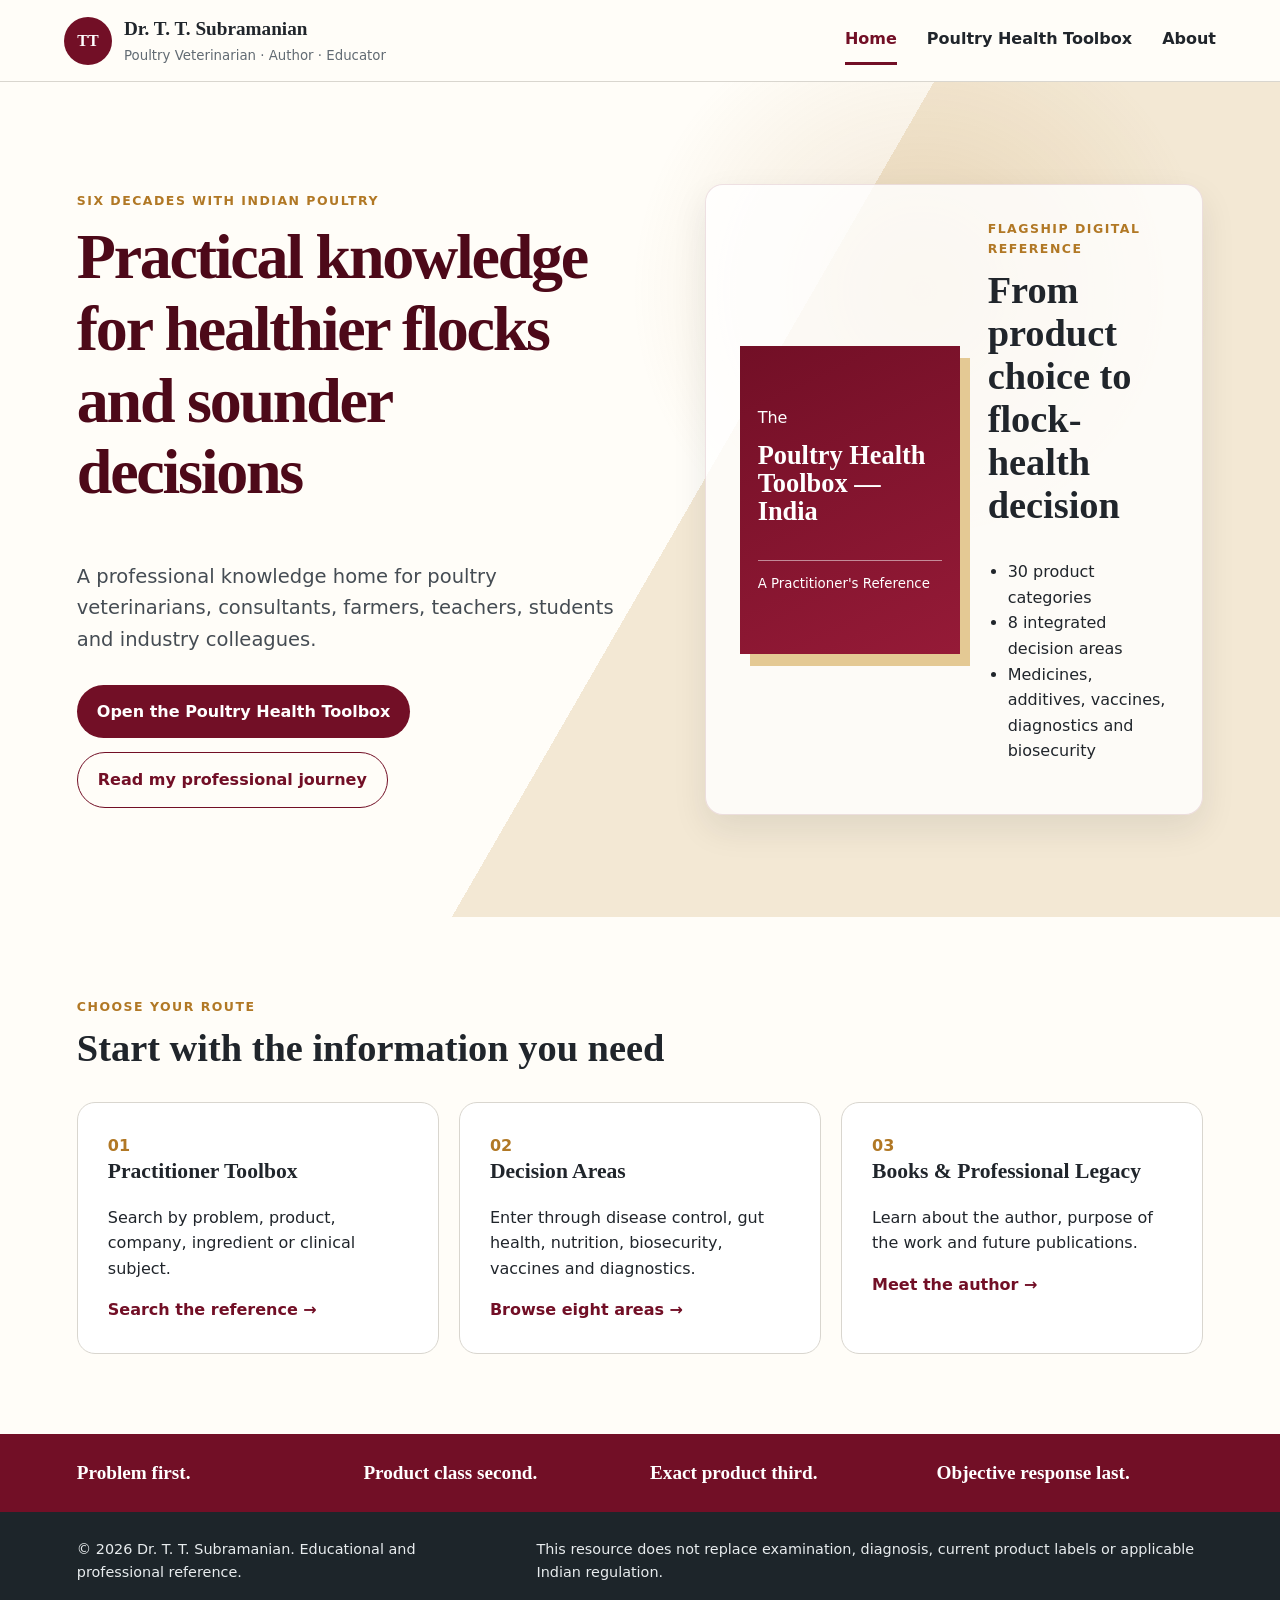
<file: index.html>
<!doctype html>
<html lang="en">
<head>
  <meta charset="utf-8">
  <meta name="viewport" content="width=device-width, initial-scale=1">
  <meta name="description" content="The Poultry Health Toolbox - India: practical poultry-health knowledge and decision support.">
  <title>Dr. T. T. Subramanian | Poultry Veterinarian, Author & Educator</title>
  <link rel="icon" type="image/svg+xml" href="data:image/svg+xml,%3Csvg xmlns='http://www.w3.org/2000/svg' viewBox='0 0 64 64'%3E%3Crect width='64' height='64' rx='12' fill='%23720f26'/%3E%3Cpath fill='%23fff8ea' d='M17 42c0-11 8-20 19-20 2-7 8-9 12-6-4 1-6 4-5 8 5 3 7 8 6 13-1 9-9 14-19 14H17z'/%3E%3Ccircle cx='43' cy='20' r='2' fill='%23720f26'/%3E%3C/svg%3E">
  <link rel="stylesheet" href="assets/css/styles.css">
</head>
<body>
  <a class="skip-link" href="#main">Skip to main content</a>
  <header class="site-header">
    <a class="brand" href="index.html"><span class="brand-mark">TT</span><span><strong>Dr. T. T. Subramanian</strong><small>Poultry Veterinarian · Author · Educator</small></span></a>
    <button class="menu-button" aria-expanded="false" aria-controls="primary-nav">Menu</button>
    <nav id="primary-nav" class="primary-nav" aria-label="Primary navigation">
      <a class="active" href="index.html">Home</a><a href="toolbox.html">Poultry Health Toolbox</a><a href="about.html">About</a>
    </nav>
  </header>
  <main id="main">
    <section class="author-hero">
      <div class="hero-copy">
        <p class="eyebrow">Six decades with Indian poultry</p>
        <h1>Practical knowledge for healthier flocks and sounder decisions</h1>
        <p class="lead">A professional knowledge home for poultry veterinarians, consultants, farmers, teachers, students and industry colleagues.</p>
        <div class="actions"><a class="button primary" href="toolbox.html">Open the Poultry Health Toolbox</a><a class="button secondary" href="about.html">Read my professional journey</a></div>
      </div>
      <aside class="book-panel" aria-label="Featured publication">
        <div class="book-cover"><span>The</span><strong>Poultry Health<br>Toolbox — India</strong><small>A Practitioner's Reference</small></div>
        <div><p class="eyebrow">Flagship digital reference</p><h2>From product choice to flock-health decision</h2><ul class="plain-list"><li>30 product categories</li><li>8 integrated decision areas</li><li>Medicines, additives, vaccines, diagnostics and biosecurity</li></ul></div>
      </aside>
    </section>
    <section class="pathways section-wrap" aria-labelledby="pathway-heading">
      <div class="section-heading"><p class="eyebrow">Choose your route</p><h2 id="pathway-heading">Start with the information you need</h2></div>
      <div class="card-grid three">
        <a class="feature-card" href="toolbox.html"><span class="card-number">01</span><h3>Practitioner Toolbox</h3><p>Search by problem, product, company, ingredient or clinical subject.</p><span class="text-link">Search the reference →</span></a>
        <a class="feature-card" href="toolbox.html#decision-areas"><span class="card-number">02</span><h3>Decision Areas</h3><p>Enter through disease control, gut health, nutrition, biosecurity, vaccines and diagnostics.</p><span class="text-link">Browse eight areas →</span></a>
        <a class="feature-card" href="about.html"><span class="card-number">03</span><h3>Books & Professional Legacy</h3><p>Learn about the author, purpose of the work and future publications.</p><span class="text-link">Meet the author →</span></a>
      </div>
    </section>
    <section class="principle-band"><p>Problem first.</p><p>Product class second.</p><p>Exact product third.</p><p>Objective response last.</p></section>
  </main>
  <footer class="site-footer"><p>© <span data-year></span> Dr. T. T. Subramanian. Educational and professional reference.</p><p>This resource does not replace examination, diagnosis, current product labels or applicable Indian regulation.</p></footer>
  <script src="assets/js/common.js"></script>
</body>
</html>
</file>
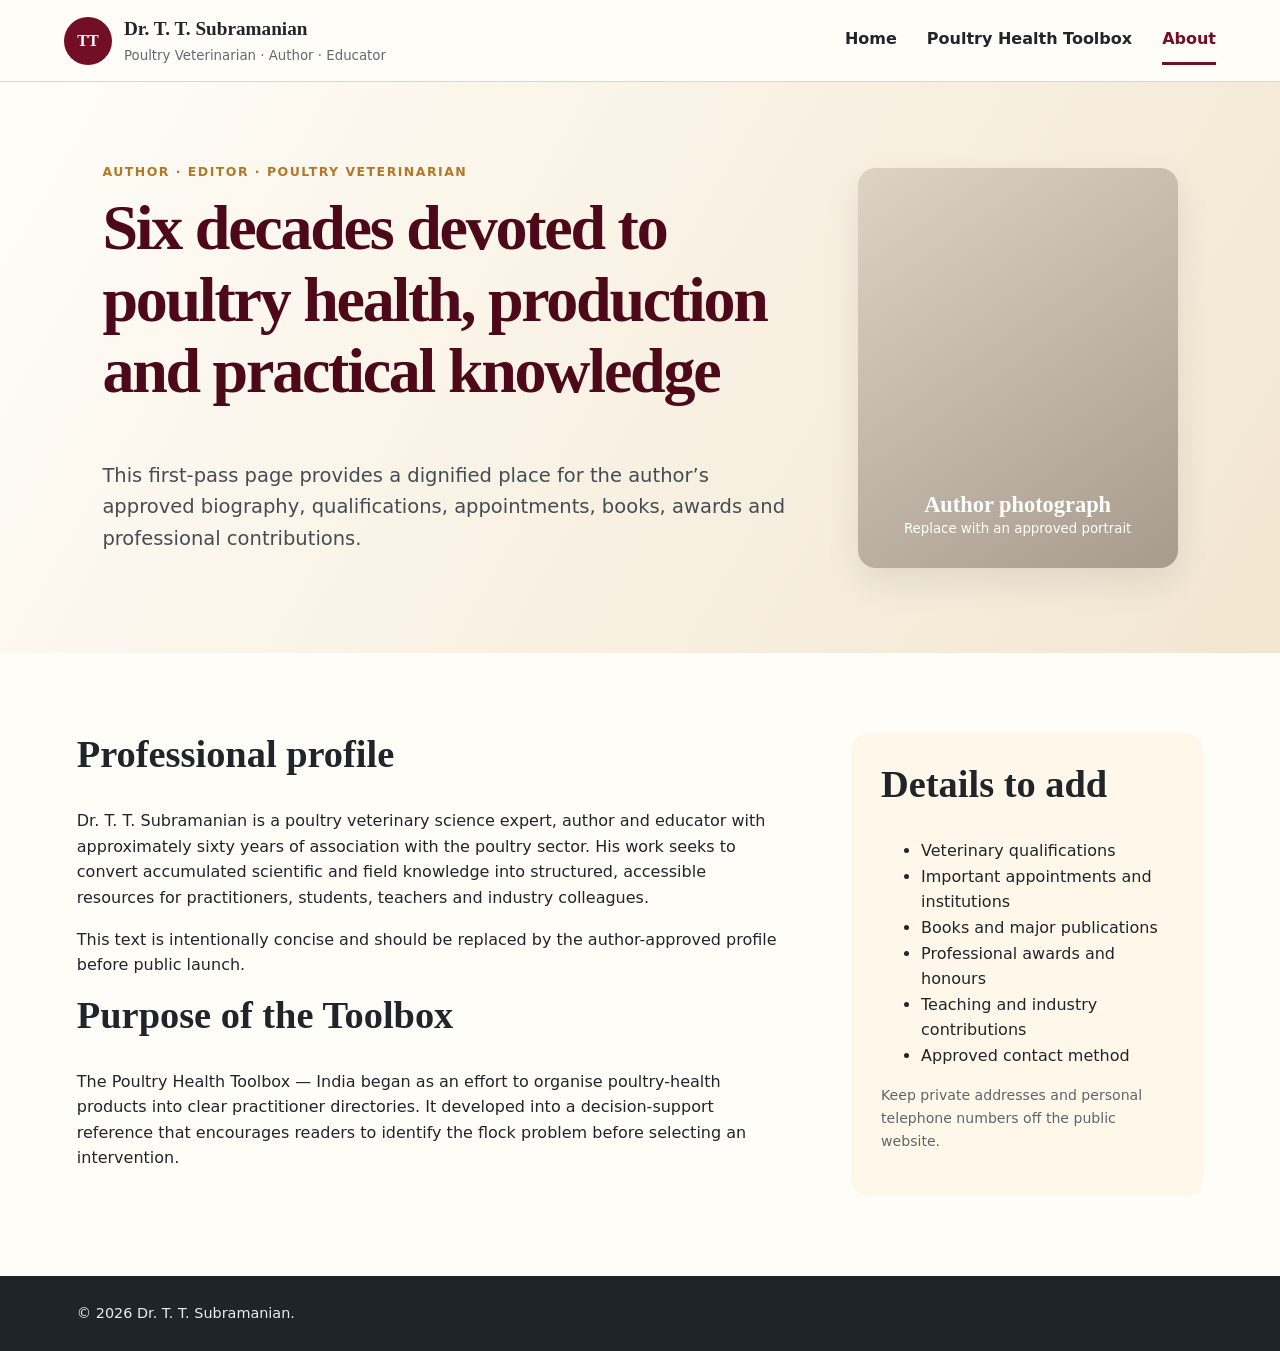
<file: about.html>
<!doctype html>
<html lang="en">
<head><meta charset="utf-8"><meta name="viewport" content="width=device-width, initial-scale=1"><meta name="description" content="About Dr. T. T. Subramanian and The Poultry Health Toolbox - India."><title>About Dr. T. T. Subramanian</title><link rel="stylesheet" href="assets/css/styles.css"></head>
<body><a class="skip-link" href="#main">Skip to main content</a><header class="site-header"><a class="brand" href="index.html"><span class="brand-mark">TT</span><span><strong>Dr. T. T. Subramanian</strong><small>Poultry Veterinarian · Author · Educator</small></span></a><button class="menu-button" aria-expanded="false" aria-controls="primary-nav">Menu</button><nav id="primary-nav" class="primary-nav"><a href="index.html">Home</a><a href="toolbox.html">Poultry Health Toolbox</a><a class="active" href="about.html">About</a></nav></header>
<main id="main"><section class="about-hero"><div><p class="eyebrow">Author · Editor · Poultry veterinarian</p><h1>Six decades devoted to poultry health, production and practical knowledge</h1><p class="lead">This first-pass page provides a dignified place for the author’s approved biography, qualifications, appointments, books, awards and professional contributions.</p></div><div class="portrait-placeholder" role="img" aria-label="Author photograph placeholder"><span>Author photograph</span><small>Replace with an approved portrait</small></div></section><section class="section-wrap prose-grid"><article><h2>Professional profile</h2><p>Dr. T. T. Subramanian is a poultry veterinary science expert, author and educator with approximately sixty years of association with the poultry sector. His work seeks to convert accumulated scientific and field knowledge into structured, accessible resources for practitioners, students, teachers and industry colleagues.</p><p>This text is intentionally concise and should be replaced by the author-approved profile before public launch.</p><h2>Purpose of the Toolbox</h2><p>The Poultry Health Toolbox — India began as an effort to organise poultry-health products into clear practitioner directories. It developed into a decision-support reference that encourages readers to identify the flock problem before selecting an intervention.</p></article><aside class="fact-panel"><h2>Details to add</h2><ul><li>Veterinary qualifications</li><li>Important appointments and institutions</li><li>Books and major publications</li><li>Professional awards and honours</li><li>Teaching and industry contributions</li><li>Approved contact method</li></ul><p class="data-note">Keep private addresses and personal telephone numbers off the public website.</p></aside></section></main><footer class="site-footer"><p>© <span data-year></span> Dr. T. T. Subramanian.</p></footer><script src="assets/js/common.js"></script></body></html>
</file>
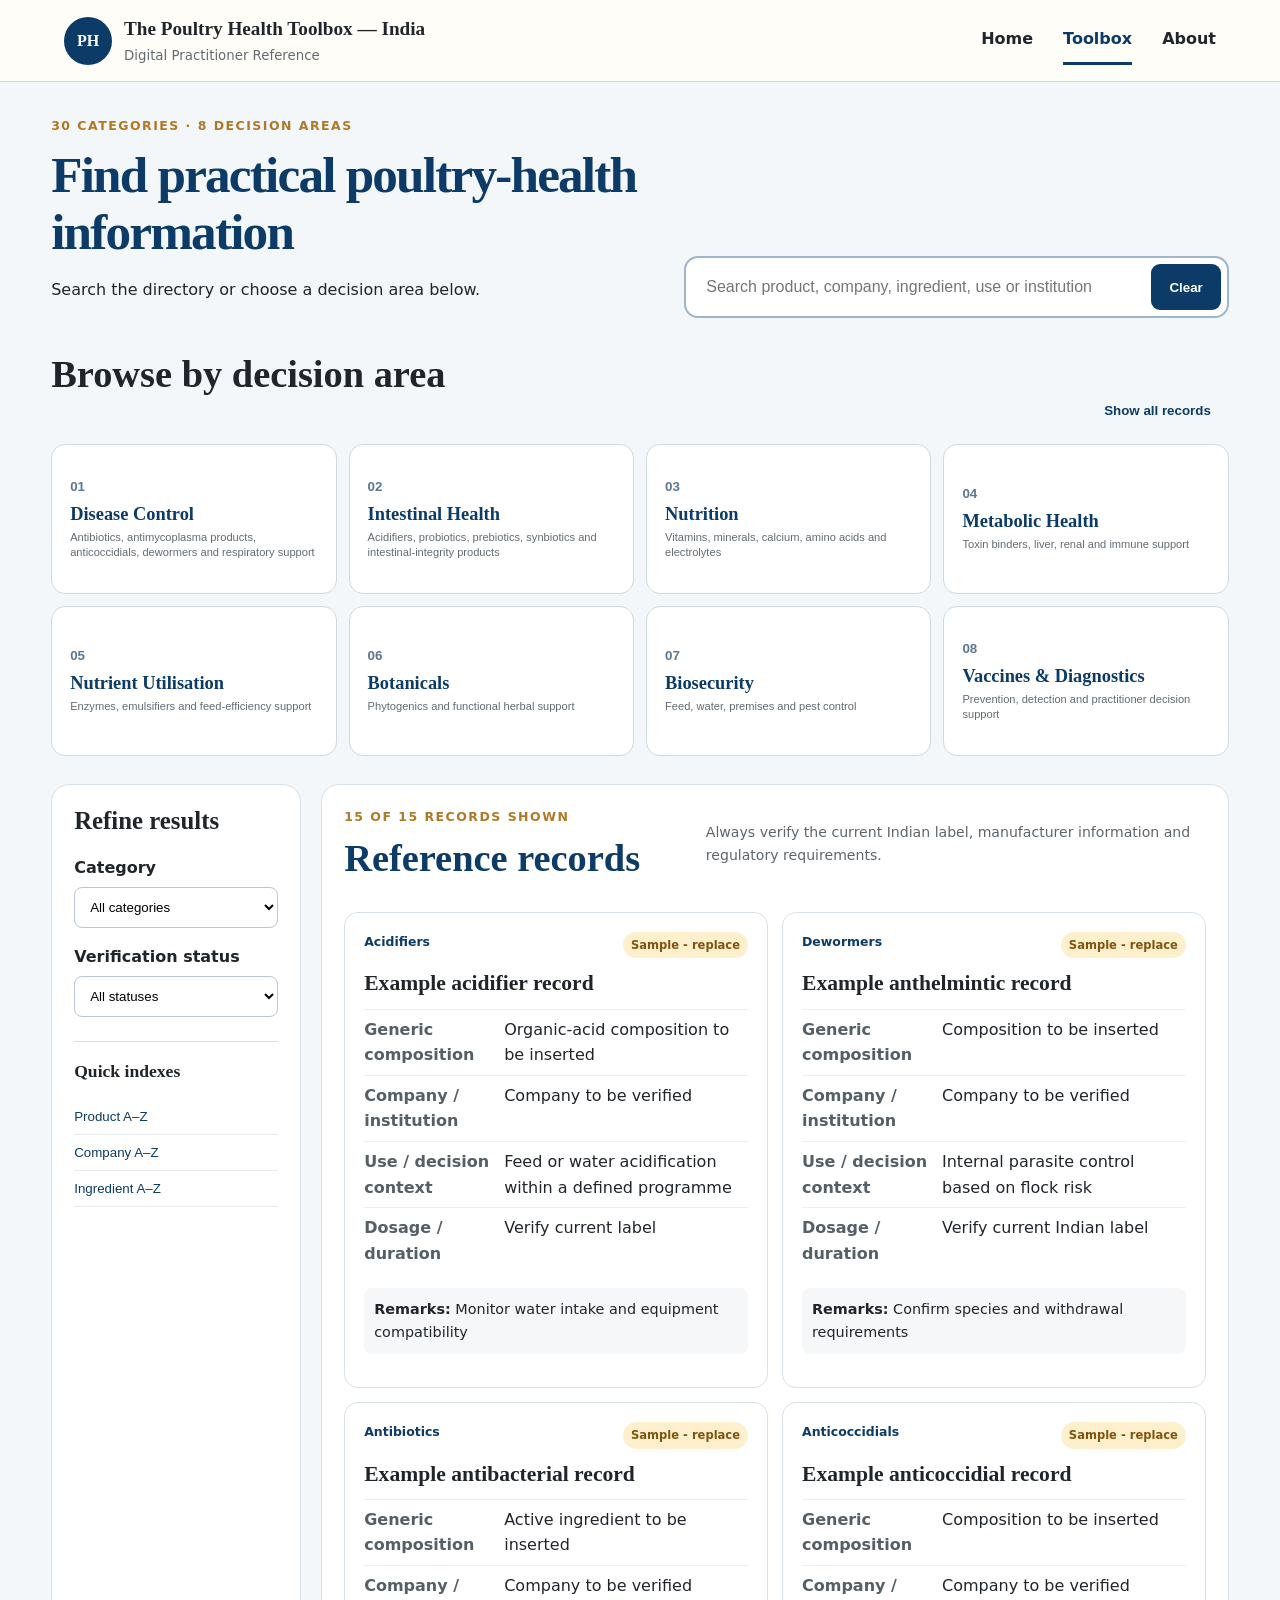
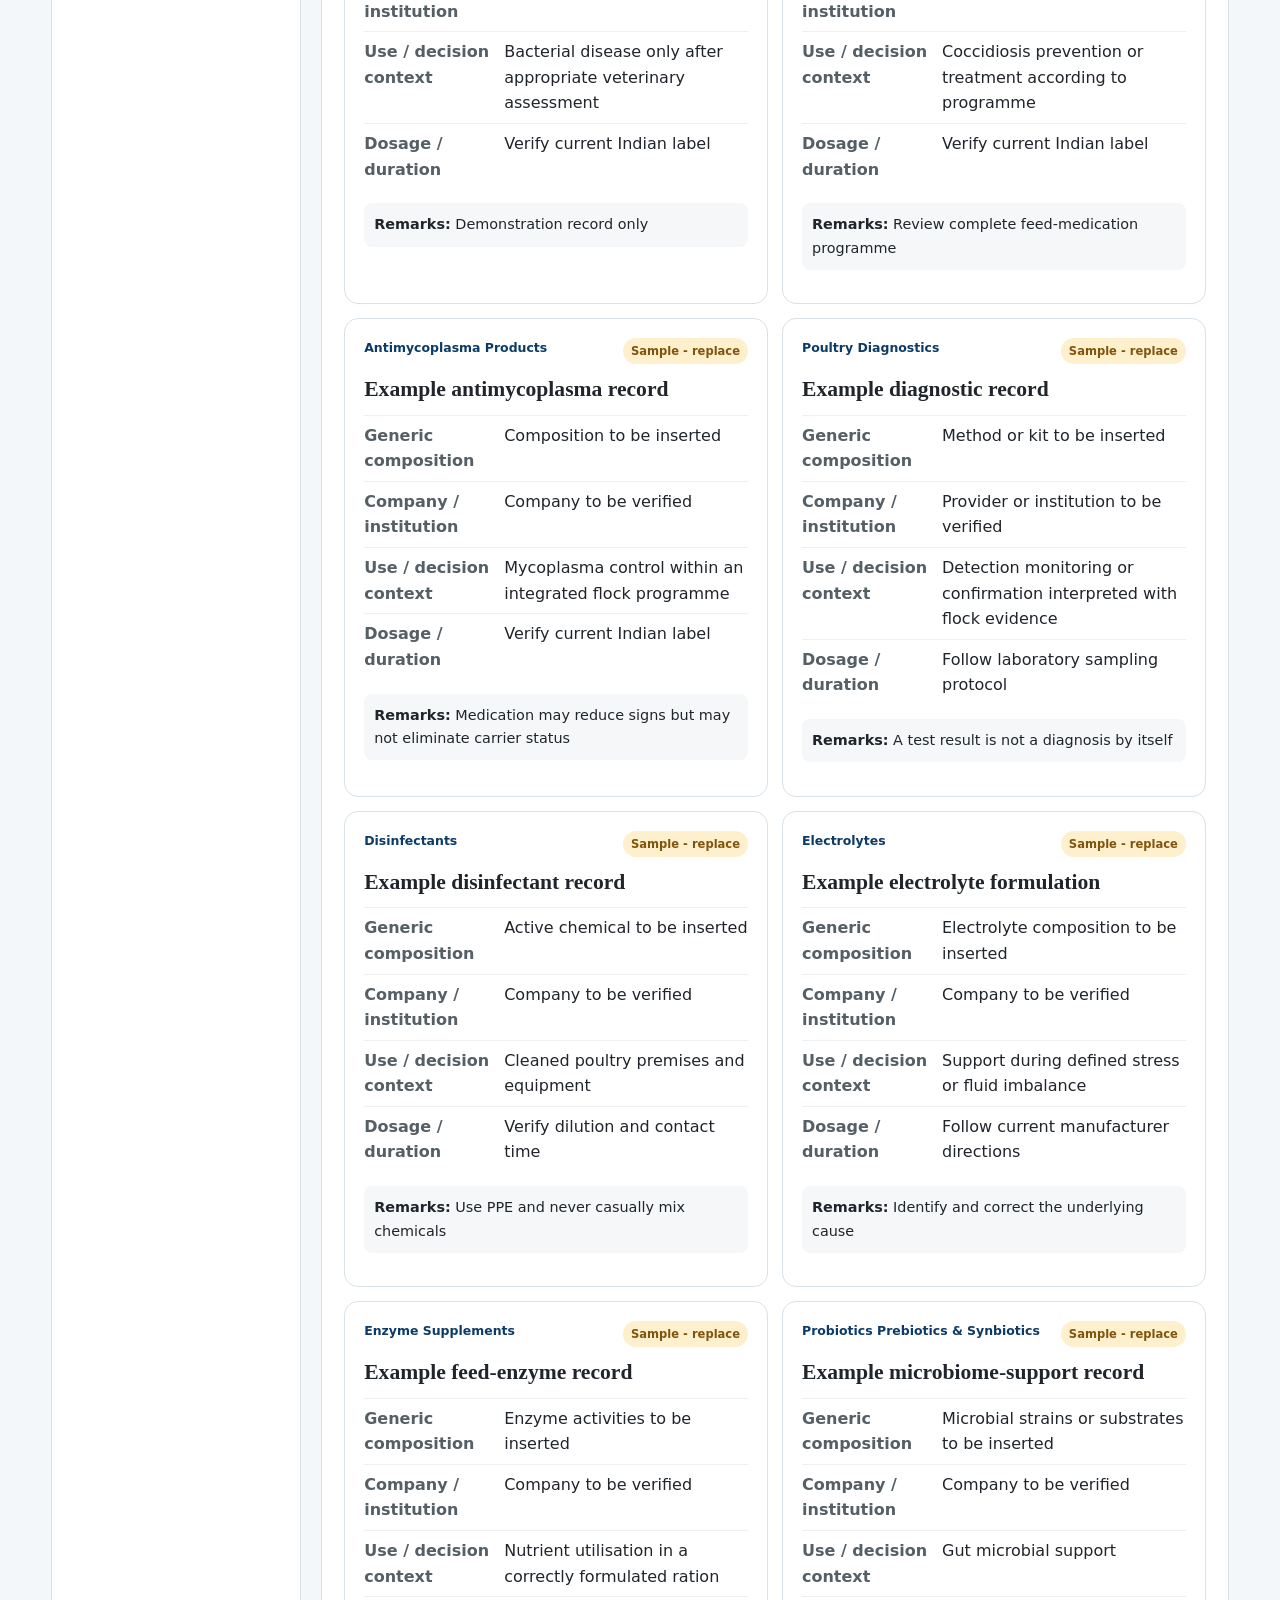
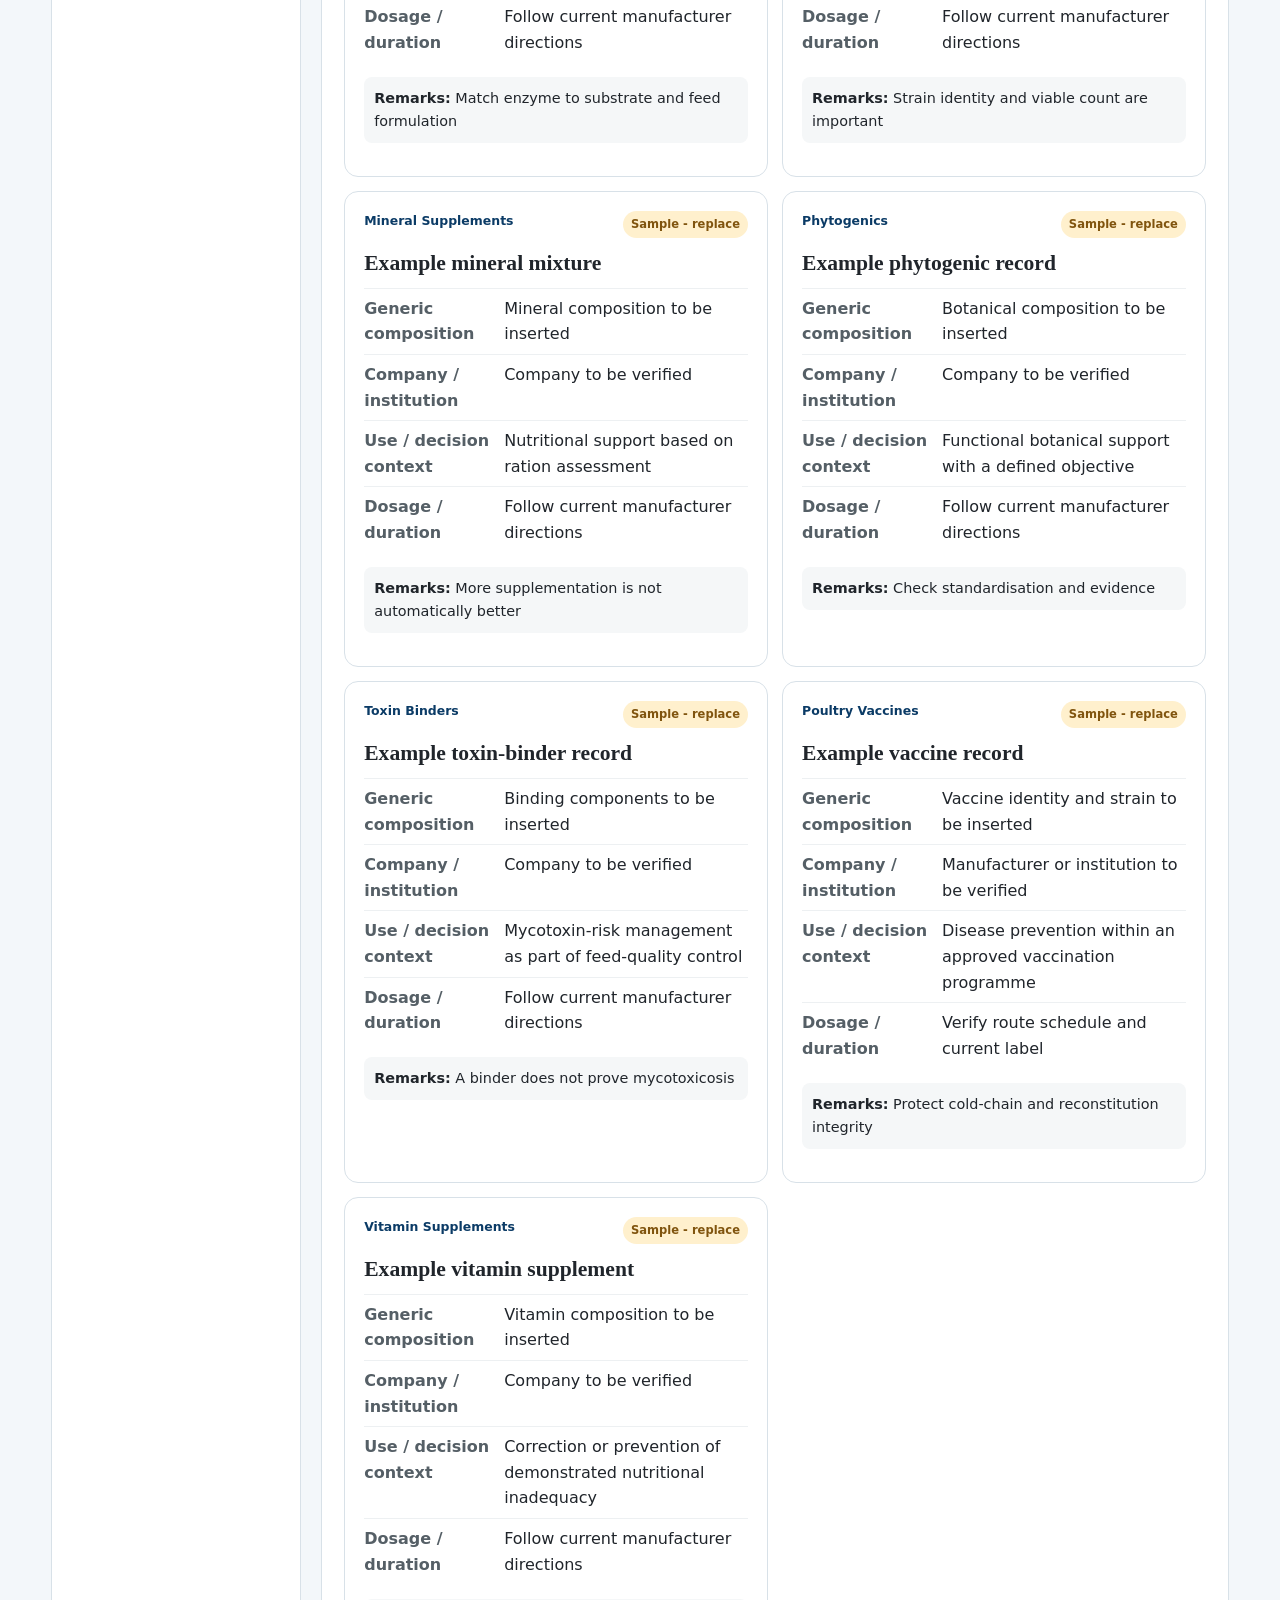
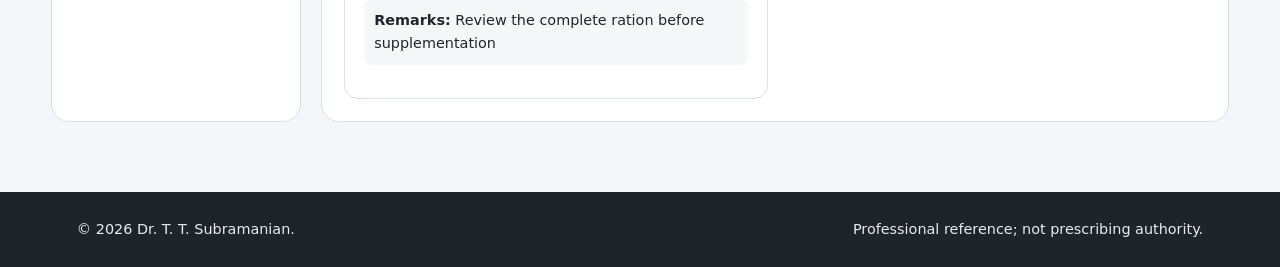
<file: toolbox.html>
<!doctype html>
<html lang="en">
<head>
  <meta charset="utf-8"><meta name="viewport" content="width=device-width, initial-scale=1">
  <meta name="description" content="Search the Poultry Health Toolbox - India by product, ingredient, company, clinical subject or institution.">
  <title>The Poultry Health Toolbox - India</title>
  <link rel="icon" type="image/svg+xml" href="data:image/svg+xml,%3Csvg xmlns='http://www.w3.org/2000/svg' viewBox='0 0 64 64'%3E%3Crect width='64' height='64' rx='12' fill='%230b3b66'/%3E%3Cpath fill='white' d='M17 42c0-11 8-20 19-20 2-7 8-9 12-6-4 1-6 4-5 8 5 3 7 8 6 13-1 9-9 14-19 14H17z'/%3E%3C/svg%3E">
  <link rel="stylesheet" href="assets/css/styles.css">
</head>
<body class="toolbox-page">
  <a class="skip-link" href="#main">Skip to main content</a>
  <header class="site-header blue"><a class="brand" href="index.html"><span class="brand-mark">PH</span><span><strong>The Poultry Health Toolbox — India</strong><small>Digital Practitioner Reference</small></span></a><button class="menu-button" aria-expanded="false" aria-controls="primary-nav">Menu</button><nav id="primary-nav" class="primary-nav"><a href="index.html">Home</a><a class="active" href="toolbox.html">Toolbox</a><a href="about.html">About</a></nav></header>
  <main id="main" class="toolbox-shell">
    <section class="search-intro">
      <div><p class="eyebrow">30 categories · 8 decision areas</p><h1>Find practical poultry-health information</h1><p>Search the directory or choose a decision area below.</p></div>
      <label class="search-box"><span class="visually-hidden">Search records</span><input id="search-input" type="search" placeholder="Search product, company, ingredient, use or institution"><button id="clear-search" type="button">Clear</button></label>
    </section>
    <section id="decision-areas" aria-labelledby="areas-heading"><div class="section-heading compact"><h2 id="areas-heading">Browse by decision area</h2><button class="link-button" id="show-all" type="button">Show all records</button></div><div id="area-buttons" class="area-grid"></div></section>
    <section class="reference-layout" aria-labelledby="results-heading">
      <aside class="filters"><h2>Refine results</h2><label>Category<select id="category-filter"><option value="">All categories</option></select></label><label>Verification status<select id="status-filter"><option value="">All statuses</option></select></label><div class="index-links"><h3>Quick indexes</h3><button data-sort="product">Product A–Z</button><button data-sort="company">Company A–Z</button><button data-sort="generic">Ingredient A–Z</button></div></aside>
      <div class="results-panel"><div class="results-head"><div><p class="eyebrow" id="result-count">Loading records…</p><h2 id="results-heading">Reference records</h2></div><p class="data-note">Always verify the current Indian label, manufacturer information and regulatory requirements.</p></div><div id="results" class="record-grid" aria-live="polite"></div><div id="empty-state" class="empty-state" hidden><h3>No matching records</h3><p>Try a shorter search term or clear the filters.</p></div></div>
    </section>
  </main>
  <footer class="site-footer"><p>© <span data-year></span> Dr. T. T. Subramanian.</p><p>Professional reference; not prescribing authority.</p></footer>
  <script src="assets/js/common.js"></script><script src="assets/js/toolbox.js"></script>
</body>
</html>
</file>
<file: assets/css/styles.css>
:root{--wine:#720f26;--wine-dark:#4d0919;--navy:#0b3b66;--green:#245b3b;--gold:#b17825;--cream:#fff8ea;--paper:#fffdf8;--ink:#20252b;--muted:#626b73;--line:#d9d6cf;--soft:#f3f5f6;--shadow:0 14px 35px rgba(25,32,39,.09);--radius:18px}*{box-sizing:border-box}html{scroll-behavior:smooth}body{margin:0;color:var(--ink);background:var(--paper);font-family:Inter,system-ui,-apple-system,"Segoe UI",sans-serif;line-height:1.6;font-size:16px}h1,h2,h3{font-family:Georgia,"Times New Roman",serif;line-height:1.12;margin-top:0}h1{font-size:clamp(2.5rem,5vw,5.2rem);letter-spacing:-.035em}h2{font-size:clamp(1.8rem,3vw,2.7rem)}h3{font-size:1.35rem}a{color:inherit}.skip-link{position:absolute;left:-9999px;top:1rem}.skip-link:focus{left:1rem;background:#fff;padding:.75rem;z-index:20}.site-header{min-height:82px;display:flex;align-items:center;justify-content:space-between;padding:12px clamp(20px,5vw,72px);border-bottom:1px solid var(--line);background:rgba(255,253,248,.96);position:sticky;top:0;z-index:10}.brand{display:flex;align-items:center;gap:12px;text-decoration:none}.brand-mark{display:grid;place-items:center;width:48px;height:48px;border-radius:50%;color:#fff;background:var(--wine);font-family:Georgia,serif;font-weight:700}.brand span:last-child{display:flex;flex-direction:column}.brand strong{font-family:Georgia,serif;font-size:1.2rem}.brand small{color:var(--muted)}.primary-nav{display:flex;gap:30px;align-items:center}.primary-nav a{text-decoration:none;font-weight:700;padding:10px 0;border-bottom:3px solid transparent}.primary-nav a:hover,.primary-nav a.active{color:var(--wine);border-color:currentColor}.menu-button{display:none}.author-hero{min-height:680px;padding:clamp(50px,8vw,110px) clamp(22px,6vw,96px);background:radial-gradient(circle at 72% 25%,rgba(177,120,37,.18),transparent 26%),linear-gradient(120deg,#fffdf8 0 53%,#f3e8d4 53%);display:grid;grid-template-columns:1.05fr .95fr;gap:clamp(35px,6vw,90px);align-items:center}.eyebrow{text-transform:uppercase;letter-spacing:.12em;font-size:.78rem;font-weight:800;color:var(--gold);margin:0 0 10px}.hero-copy h1{color:var(--wine-dark);max-width:850px}.lead{font-size:1.22rem;max-width:720px;color:#454c53}.actions{display:flex;gap:14px;flex-wrap:wrap;margin-top:30px}.button{display:inline-flex;padding:14px 20px;border-radius:999px;text-decoration:none;font-weight:800}.button.primary{background:var(--wine);color:#fff}.button.secondary{border:1px solid var(--wine);color:var(--wine)}.book-panel{background:rgba(255,255,255,.82);box-shadow:var(--shadow);border:1px solid rgba(114,15,38,.12);border-radius:var(--radius);padding:34px;display:grid;grid-template-columns:minmax(150px,220px) 1fr;gap:28px;align-items:center}.book-cover{aspect-ratio:3/4.2;background:linear-gradient(155deg,var(--wine),#951a37);color:#fff;padding:24px 18px;box-shadow:10px 12px 0 #e4c994;display:flex;flex-direction:column;justify-content:center}.book-cover strong{font:700 1.65rem/1.06 Georgia,serif;margin:10px 0 35px}.book-cover small{border-top:1px solid rgba(255,255,255,.5);padding-top:12px}.plain-list{padding-left:20px}.section-wrap{padding:80px clamp(22px,6vw,96px)}.section-heading{margin-bottom:28px}.section-heading.compact{display:flex;justify-content:space-between;align-items:end;margin:35px 0 16px}.card-grid{display:grid;gap:20px}.card-grid.three{grid-template-columns:repeat(3,1fr)}.feature-card{border:1px solid var(--line);border-radius:var(--radius);padding:30px;text-decoration:none;background:#fff;transition:.2s}.feature-card:hover{transform:translateY(-4px);box-shadow:var(--shadow);border-color:var(--gold)}.card-number{color:var(--gold);font-weight:800}.text-link{color:var(--wine);font-weight:800}.principle-band{display:grid;grid-template-columns:repeat(4,1fr);background:var(--wine);color:#fff;padding:28px clamp(22px,6vw,96px);gap:20px}.principle-band p{margin:0;font:700 1.2rem Georgia,serif}.site-footer{padding:26px clamp(22px,6vw,96px);display:flex;justify-content:space-between;gap:30px;background:#1d252a;color:#e8ecee;font-size:.9rem}.site-footer p{margin:0}.blue .brand-mark{background:var(--navy)}.blue .primary-nav a:hover,.blue .primary-nav a.active{color:var(--navy)}.toolbox-page{background:#f3f7fa}.toolbox-shell{padding:34px clamp(18px,4vw,64px) 70px}.search-intro{display:grid;grid-template-columns:1fr minmax(420px,.9fr);gap:28px;align-items:end}.search-intro h1{font-size:clamp(2.2rem,4vw,4.1rem);color:var(--navy);margin-bottom:10px}.search-box{display:flex;background:#fff;border:2px solid #9fb5c9;border-radius:14px;padding:6px}.search-box:focus-within{outline:3px solid rgba(11,59,102,.18)}.search-box input{flex:1;border:0;padding:14px;font-size:1rem;min-width:0;outline:0}.search-box button,.link-button{border:0;background:var(--navy);color:#fff;border-radius:9px;padding:10px 18px;font-weight:800;cursor:pointer}.link-button{background:transparent;color:var(--navy)}.area-grid{display:grid;grid-template-columns:repeat(4,1fr);gap:12px}.area-card{text-align:left;border:1px solid #cddae4;background:#fff;padding:18px;border-radius:14px;cursor:pointer;min-height:150px}.area-card span{color:#5c7790;font-weight:900}.area-card strong,.area-card small{display:block}.area-card strong{font:700 1.15rem Georgia,serif;color:var(--navy);margin:10px 0 5px}.area-card small{color:var(--muted);line-height:1.35}.area-card:hover,.area-card.selected{border-color:var(--navy);box-shadow:0 7px 20px rgba(11,59,102,.1)}.area-card.selected{background:#e8f1f8}.reference-layout{display:grid;grid-template-columns:250px 1fr;gap:20px;margin-top:28px}.filters,.results-panel{background:#fff;border:1px solid #d8e1e8;border-radius:var(--radius);padding:22px}.filters h2{font-size:1.55rem}.filters label{display:block;font-weight:800;margin:16px 0}.filters select{width:100%;margin-top:6px;padding:11px;border:1px solid #b8c7d3;border-radius:8px;background:#fff}.index-links{border-top:1px solid #d8e1e8;margin-top:24px;padding-top:20px}.index-links h3{font-size:1.1rem}.index-links button{display:block;width:100%;text-align:left;border:0;border-bottom:1px solid #e8edf1;background:#fff;padding:10px 0;color:var(--navy);cursor:pointer}.results-head{display:flex;justify-content:space-between;gap:25px;align-items:start}.results-head h2{color:var(--navy)}.data-note{font-size:.88rem;color:#5d656b;max-width:500px}.record-grid{display:grid;grid-template-columns:repeat(2,minmax(0,1fr));gap:14px}.record-card{border:1px solid #d8e1e8;border-radius:14px;padding:19px}.record-top{display:flex;justify-content:space-between;gap:8px;align-items:start}.category-tag{color:var(--navy);font-size:.78rem;font-weight:800}.status{font-size:.72rem;font-weight:800;padding:4px 8px;border-radius:999px}.status.verified{color:#17643b;background:#dff3e7}.status.legacy{color:#5d6268;background:#e8eaec}.status.check{color:#80540e;background:#fff0cd}.record-card h3{margin:13px 0}.record-card dl{margin:0}.record-card dl div{display:grid;grid-template-columns:130px 1fr;gap:10px;border-top:1px solid #edf0f2;padding:7px 0}.record-card dt{font-weight:800;color:#555f66}.record-card dd{margin:0}.remarks{background:#f5f7f8;padding:10px;border-radius:8px;font-size:.9rem}.empty-state{text-align:center;padding:60px}.about-hero{padding:80px clamp(22px,8vw,120px);display:grid;grid-template-columns:1fr 320px;gap:70px;align-items:center;background:linear-gradient(120deg,#fffdf8,#f2e6d0)}.about-hero h1{color:var(--wine-dark)}.portrait-placeholder{aspect-ratio:4/5;border-radius:var(--radius);background:linear-gradient(145deg,#ddd2c4,#a69b8d);display:flex;flex-direction:column;align-items:center;justify-content:end;padding:28px;color:#fff;text-align:center;box-shadow:var(--shadow)}.portrait-placeholder span{font:700 1.4rem Georgia,serif}.prose-grid{display:grid;grid-template-columns:1.5fr .75fr;gap:70px}.prose-grid article{max-width:800px}.fact-panel{background:var(--cream);padding:30px;border-radius:var(--radius);align-self:start}.visually-hidden{position:absolute;width:1px;height:1px;padding:0;margin:-1px;overflow:hidden;clip:rect(0,0,0,0);white-space:nowrap;border:0}@media(max-width:980px){.author-hero,.search-intro,.about-hero{grid-template-columns:1fr}.book-panel{max-width:700px}.card-grid.three,.area-grid{grid-template-columns:repeat(2,1fr)}.reference-layout{grid-template-columns:1fr}.filters{display:grid;grid-template-columns:repeat(2,1fr);gap:15px}.index-links{grid-column:1/-1}.record-grid{grid-template-columns:1fr}.principle-band{grid-template-columns:repeat(2,1fr)}}@media(max-width:700px){.site-header{align-items:flex-start;flex-wrap:wrap}.menu-button{display:block;border:1px solid var(--line);background:#fff;border-radius:8px;padding:9px 12px}.primary-nav{display:none;width:100%;flex-direction:column;align-items:flex-start;gap:5px;padding:15px 0}.primary-nav.open{display:flex}.brand small{display:none}.author-hero{background:linear-gradient(150deg,#fffdf8,#f3e8d4)}.book-panel{grid-template-columns:1fr}.book-cover{max-width:220px}.card-grid.three,.area-grid,.filters,.prose-grid{grid-template-columns:1fr}.principle-band{grid-template-columns:1fr}.section-heading.compact,.results-head,.site-footer{align-items:flex-start;flex-direction:column}.search-box{width:100%}.record-card dl div{grid-template-columns:1fr;gap:0}.about-hero{padding-top:45px}.portrait-placeholder{max-width:300px}.site-footer{display:flex}.toolbox-shell{padding-inline:14px}}
</file>
